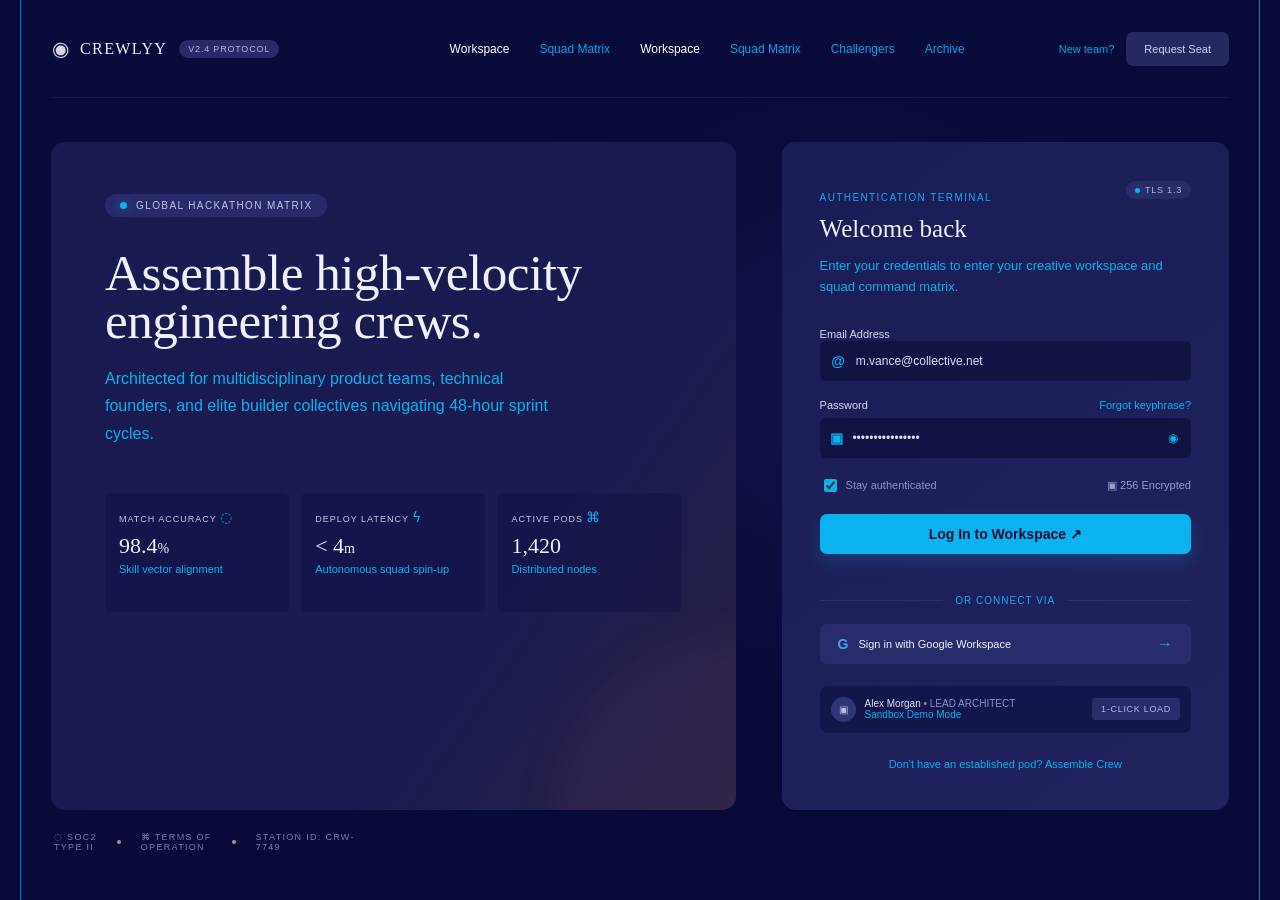
<file: index.html>
<!DOCTYPE html>
<html lang="en">
<head>
  <meta charset="UTF-8">
  <meta name="viewport" content="width=device-width, initial-scale=1.0">
  <meta name="description" content="Crewlyy workspace authentication">
  <title>Crewlyy | Workspace Access</title>
  <link rel="stylesheet" href="css/styles.css">
  <script src="js/main.js" defer></script>
</head>
<body>
  <div class="app-shell">
    <header class="site-header">
      <a class="brand" href="index.html" aria-label="Crewlyy home">
        <span class="brand-mark" aria-hidden="true">◉</span>
        <span class="brand-name">CREWLYY</span>
        <span class="version-tag">V2.4 PROTOCOL</span>
      </a>

      <nav class="main-nav" aria-label="Primary navigation">
        <a class="active" href="teamBuilder.html">Workspace</a>
        <a href="teamBuilder.html#squad-matrix">Squad Matrix</a>
        <a class="active" href="index.html">Workspace</a>
        <a href="squad-matrix.html">Squad Matrix</a>
        <a href="#challengers">Challengers</a>
        <a href="#archive">Archive</a>
      </nav>

      <div class="header-action">
        <span class="new-team-label">New team?</span>
        <button class="button button-quiet" type="button" data-action="request-seat">Request Seat</button>
      </div>
    </header>

    <main class="auth-layout" id="workspace">
      <section class="intro-panel" aria-labelledby="intro-title">
        <div class="eyebrow"><span class="status-dot"></span>GLOBAL HACKATHON MATRIX</div>
        <h1 id="intro-title">Assemble high-velocity<br>engineering crews.</h1>
        <p class="intro-copy">Architected for multidisciplinary product teams, technical founders, and elite builder collectives navigating 48-hour sprint cycles.</p>

        <div class="metric-grid" aria-label="Crewlyy platform metrics">
          <article class="metric-card">
            <div class="metric-heading">MATCH ACCURACY <span aria-hidden="true">◌</span></div>
            <strong>98.4<span>%</span></strong>
            <p>Skill vector alignment</p>
          </article>
          <article class="metric-card">
            <div class="metric-heading">DEPLOY LATENCY <span aria-hidden="true">ϟ</span></div>
            <strong>&lt; 4<span>m</span></strong>
            <p>Autonomous squad spin-up</p>
          </article>
          <article class="metric-card">
            <div class="metric-heading">ACTIVE PODS <span aria-hidden="true">⌘</span></div>
            <strong>1,420</strong>
            <p>Distributed nodes</p>
          </article>
        </div>
      </section>

      <section class="auth-panel" aria-labelledby="welcome-title">
        <div class="auth-heading">
          <div>
            <p class="eyebrow plain">AUTHENTICATION TERMINAL</p>
            <h2 id="welcome-title">Welcome back</h2>
          </div>
          <span class="security-tag"><span class="status-dot"></span>TLS 1.3</span>
        </div>
        <p class="auth-intro">Enter your credentials to enter your creative workspace and squad command matrix.</p>

        <form id="login-form" novalidate>
          <div class="field-group">
            <label for="email">Email Address</label>
            <div class="input-wrap">
              <span class="input-icon" aria-hidden="true">@</span>
              <input id="email" name="email" type="email" autocomplete="email" value="m.vance@collective.net" required>
            </div>
          </div>

          <div class="field-group">
            <div class="label-row">
              <label for="password">Password</label>
              <button class="text-button" type="button" data-action="forgot-password">Forgot keyphrase?</button>
            </div>
            <div class="input-wrap">
              <span class="input-icon lock-icon" aria-hidden="true">▣</span>
              <input id="password" name="password" type="password" autocomplete="current-password" value="crewlyy-protocol" required>
              <button class="password-toggle" type="button" data-action="toggle-password" aria-label="Show password">◉</button>
            </div>
          </div>

          <div class="form-options">
            <label class="checkbox-label"><input type="checkbox" checked> <span>Stay authenticated</span></label>
            <span class="encryption-note">▣ 256 Encrypted</span>
          </div>

          <button class="button button-primary submit-button" type="submit">Log In to Workspace <span aria-hidden="true">↗</span></button>
          <p class="form-message" id="form-message" role="status" aria-live="polite"></p>
        </form>

        <div class="divider"><span>OR CONNECT VIA</span></div>
        <button class="button google-button" type="button" data-action="google-login"><span class="google-mark">G</span>Sign in with Google Workspace <span class="arrow" aria-hidden="true">→</span></button>

        <div class="demo-user">
          <span class="demo-avatar" aria-hidden="true">▣</span>
          <div><strong>Alex Morgan <span>• LEAD ARCHITECT</span></strong><a href="#demo" data-action="load-demo">Sandbox Demo Mode</a></div>
          <button class="demo-load" type="button" data-action="load-demo">1-CLICK LOAD</button>
        </div>

        <p class="signup-prompt">Don't have an established pod? <a href="teamBuilder.html" class="text-button">Assemble Crew</a></p>
      </section>
    </main>

    <footer class="site-footer">
      <span>◌ SOC2<br>TYPE II</span><i></i><span>⌘ TERMS OF<br>OPERATION</span><i></i><span>STATION ID: CRW-<br>7749</span>
    </footer>
  </div>

  <dialog class="request-dialog" id="request-dialog">
    <button class="dialog-close" type="button" data-action="close-dialog" aria-label="Close dialog">×</button>
    <p class="eyebrow plain">NEW TEAM PROTOCOL</p>
    <h2>Request a seat</h2>
    <p>Tell the crew where to route your invitation.</p>
    <form method="dialog" id="seat-form">
      <label for="seat-email">Work email</label>
      <input id="seat-email" type="email" placeholder="you@company.com" required>
      <button class="button button-primary" type="submit">Send request <span aria-hidden="true">↗</span></button>
    </form>
  </dialog>
</body>
</html>
</file>
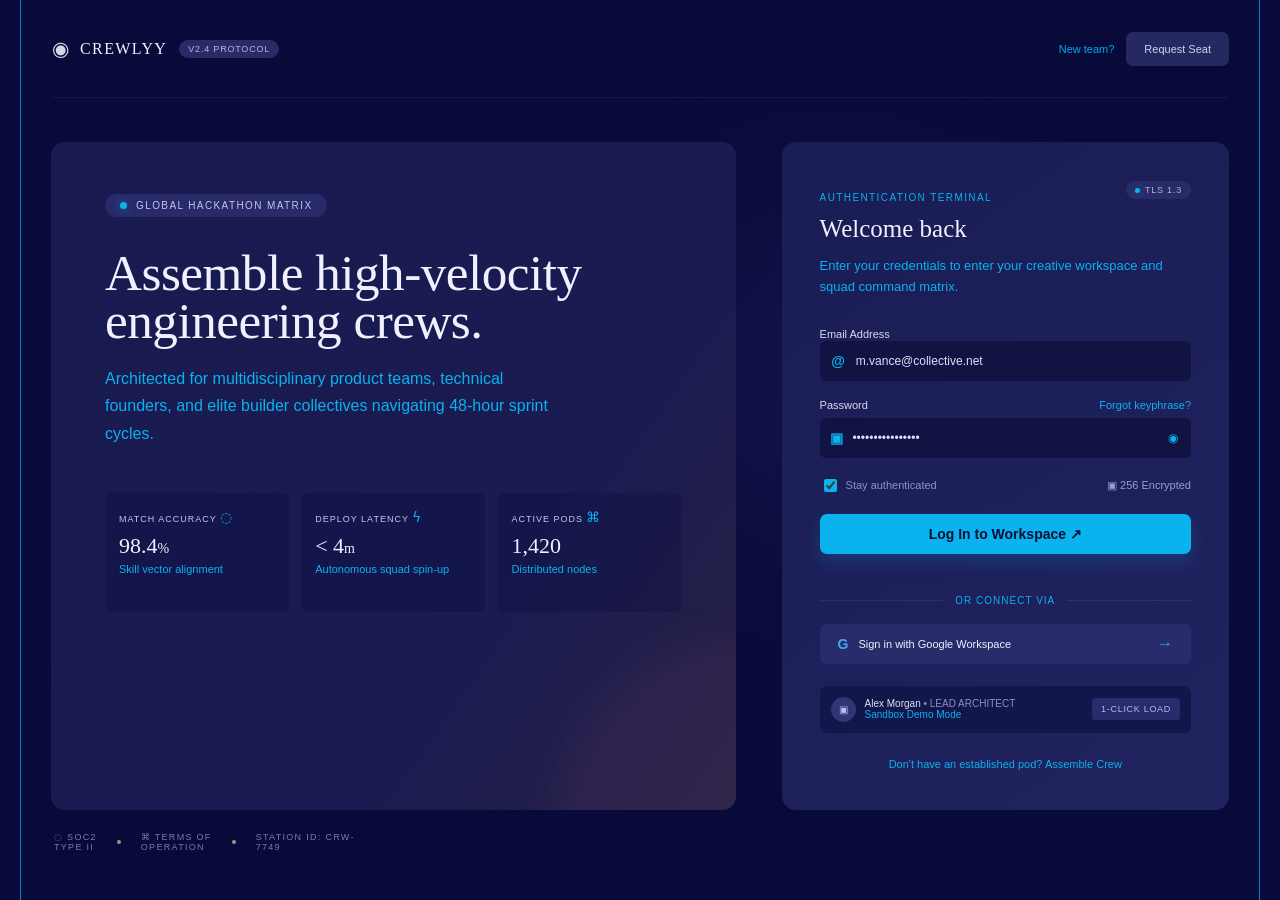
<file: login.html>
<!DOCTYPE html>
<html lang="en">
<head>
  <meta charset="UTF-8">
  <meta name="viewport" content="width=device-width, initial-scale=1.0">
  <meta name="description" content="Crewlyy workspace authentication">
  <title>Crewlyy | Workspace Access</title>
  <link rel="stylesheet" href="css/styles.css">
  <script src="js/main.js" defer></script>
</head>
<body>
  <div class="app-shell">
    <header class="site-header">
      <a class="brand" href="homepage.html" aria-label="Crewlyy home">
        <span class="brand-mark" aria-hidden="true">◉</span>
        <span class="brand-name">CREWLYY</span>
        <span class="version-tag">V2.4 PROTOCOL</span>
      </a>

      <!-- <nav class="main-nav" aria-label="Primary navigation">
        <a class="active" href="teamBuilder.html">Workspace</a>
        <a href="teamBuilder.html#squad-matrix">Squad Matrix</a>
        <a class="active" href="homepage.html">Workspace</a>
        <a href="squad-matrix.html">Squad Matrix</a>
        <a href="#challengers">Challengers</a>
        <a href="#archive">Archive</a>
      </nav> -->

      <div class="header-action">
        <span class="new-team-label">New team?</span>
        <button class="button button-quiet" type="button" data-action="request-seat">Request Seat</button>
      </div>
    </header>

    <main class="auth-layout" id="workspace">
      <section class="intro-panel" aria-labelledby="intro-title">
        <div class="eyebrow"><span class="status-dot"></span>GLOBAL HACKATHON MATRIX</div>
        <h1 id="intro-title">Assemble high-velocity<br>engineering crews.</h1>
        <p class="intro-copy">Architected for multidisciplinary product teams, technical founders, and elite builder collectives navigating 48-hour sprint cycles.</p>

        <div class="metric-grid" aria-label="Crewlyy platform metrics">
          <article class="metric-card">
            <div class="metric-heading">MATCH ACCURACY <span aria-hidden="true">◌</span></div>
            <strong>98.4<span>%</span></strong>
            <p>Skill vector alignment</p>
          </article>
          <article class="metric-card">
            <div class="metric-heading">DEPLOY LATENCY <span aria-hidden="true">ϟ</span></div>
            <strong>&lt; 4<span>m</span></strong>
            <p>Autonomous squad spin-up</p>
          </article>
          <article class="metric-card">
            <div class="metric-heading">ACTIVE PODS <span aria-hidden="true">⌘</span></div>
            <strong>1,420</strong>
            <p>Distributed nodes</p>
          </article>
        </div>
      </section>

      <section class="auth-panel" aria-labelledby="welcome-title">
        <div class="auth-heading">
          <div>
            <p class="eyebrow plain">AUTHENTICATION TERMINAL</p>
            <h2 id="welcome-title">Welcome back</h2>
          </div>
          <span class="security-tag"><span class="status-dot"></span>TLS 1.3</span>
        </div>
        <p class="auth-intro">Enter your credentials to enter your creative workspace and squad command matrix.</p>

        <form id="login-form" novalidate>
          <div class="field-group">
            <label for="email">Email Address</label>
            <div class="input-wrap">
              <span class="input-icon" aria-hidden="true">@</span>
              <input id="email" name="email" type="email" autocomplete="email" value="m.vance@collective.net" required>
            </div>
          </div>

          <div class="field-group">
            <div class="label-row">
              <label for="password">Password</label>
              <button class="text-button" type="button" data-action="forgot-password">Forgot keyphrase?</button>
            </div>
            <div class="input-wrap">
              <span class="input-icon lock-icon" aria-hidden="true">▣</span>
              <input id="password" name="password" type="password" autocomplete="current-password" value="crewlyy-protocol" required>
              <button class="password-toggle" type="button" data-action="toggle-password" aria-label="Show password">◉</button>
            </div>
          </div>

          <div class="form-options">
            <label class="checkbox-label"><input type="checkbox" checked> <span>Stay authenticated</span></label>
            <span class="encryption-note">▣ 256 Encrypted</span>
          </div>

          <button class="button button-primary submit-button" type="submit">Log In to Workspace <span aria-hidden="true">↗</span></button>
          <p class="form-message" id="form-message" role="status" aria-live="polite"></p>
        </form>

        <div class="divider"><span>OR CONNECT VIA</span></div>
        <button class="button google-button" type="button" data-action="google-login"><span class="google-mark">G</span>Sign in with Google Workspace <span class="arrow" aria-hidden="true">→</span></button>

        <div class="demo-user">
          <span class="demo-avatar" aria-hidden="true">▣</span>
          <div><strong>Alex Morgan <span>• LEAD ARCHITECT</span></strong><a href="#demo" data-action="load-demo">Sandbox Demo Mode</a></div>
          <button class="demo-load" type="button" data-action="load-demo">1-CLICK LOAD</button>
        </div>

        <p class="signup-prompt">Don't have an established pod? <a href="teamBuilder.html" class="text-button">Assemble Crew</a></p>
      </section>
    </main>

    <footer class="site-footer">
      <span>◌ SOC2<br>TYPE II</span><i></i><span>⌘ TERMS OF<br>OPERATION</span><i></i><span>STATION ID: CRW-<br>7749</span>
    </footer>
  </div>

  <dialog class="request-dialog" id="request-dialog">
    <button class="dialog-close" type="button" data-action="close-dialog" aria-label="Close dialog">×</button>
    <p class="eyebrow plain">NEW TEAM PROTOCOL</p>
    <h2>Request a seat</h2>
    <p>Tell the crew where to route your invitation.</p>
    <form method="dialog" id="seat-form">
      <label for="seat-email">Work email</label>
      <input id="seat-email" type="email" placeholder="you@company.com" required>
      <button class="button button-primary" type="submit">Send request <span aria-hidden="true">↗</span></button>
    </form>
  </dialog>
</body>
</html>
</file>
<file: css/styles.css>
:root {
  --bg: #080a3a;
  --panel: #17194f;
  --panel-deep: #111342;
  --panel-soft: #1d205b;
  --input: #111343;
  --line: rgba(113, 118, 196, 0.18);
  --cyan: #0ab2ee;
  --text: #f1f0ff;
  --muted: #888dc7;
  --soft: #b9bae4;
  --serif: Georgia, 'Times New Roman', serif;
  --sans: 'Trebuchet MS', 'Segoe UI', sans-serif;
}

* { box-sizing: border-box; }

html { min-width: 320px; background: var(--bg); }

body {
  margin: 0;
  min-height: 100vh;
  background: radial-gradient(circle at 65% 42%, rgba(41, 37, 101, 0.28), transparent 34%), var(--bg);
  color: var(--text);
  font-family: var(--sans);
  font-size: 14px;
}

button, input { font: inherit; }
button { cursor: pointer; }
a { color: inherit; text-decoration: none; }

.app-shell { width: min(100%, 1240px); min-height: 100vh; margin: 0 auto; padding: 0 30px; border-left: 1px solid rgba(0, 183, 255, 0.7); border-right: 1px solid rgba(0, 183, 255, 0.7); }
.site-header { min-height: 98px; display: flex; align-items: center; justify-content: space-between; border-bottom: 1px solid rgba(73, 78, 161, 0.2); gap: 24px; }
.brand { display: flex; align-items: center; gap: 12px; white-space: nowrap; }
.brand-mark { color: #d7d6e9; font-size: 20px; transform: rotate(-18deg); }
.brand-name { font-family: var(--serif); letter-spacing: 1.4px; font-size: 16px; }
.version-tag, .security-tag { color: #b4b5e4; background: #282b68; border-radius: 9px; padding: 4px 9px; font-size: 9px; letter-spacing: .8px; }
.main-nav { display: flex; gap: 30px; margin-left: auto; margin-right: 70px; }
.main-nav a { color: #00a8e9; font-size: 12px; transition: color .2s; }
.main-nav a:hover, .main-nav a.active { color: #fff; }
.header-action { display: flex; align-items: center; gap: 12px; }
.new-team-label { color: #00a8e9; font-size: 11px; }

.button { border: 0; border-radius: 7px; min-height: 40px; padding: 0 18px; color: var(--text); transition: transform .2s, background .2s, box-shadow .2s; }
.button:hover { transform: translateY(-1px); }
.button-quiet { min-height: 34px; background: #252861; color: #d1d2ee; font-size: 11px; }
.button-primary { background: var(--cyan); color: #061037; font-weight: 700; box-shadow: 0 8px 18px rgba(10, 178, 238, .18); }
.button-primary:hover { background: #27c2f5; box-shadow: 0 10px 22px rgba(10, 178, 238, .28); }

.auth-layout { display: grid; grid-template-columns: minmax(0, 1.53fr) minmax(390px, 1fr); gap: 46px; padding: 44px 0 22px; }
.intro-panel { min-height: 560px; padding: 52px 54px 38px; border-radius: 14px; background: linear-gradient(125deg, #181a50 0%, #191b51 66%, #282142 100%); position: relative; overflow: hidden; }
.intro-panel::after { content: ''; position: absolute; width: 360px; height: 360px; right: -180px; bottom: -190px; border-radius: 50%; background: rgba(103, 57, 110, .18); filter: blur(18px); }
.eyebrow { width: fit-content; display: flex; align-items: center; gap: 9px; padding: 6px 15px; border-radius: 14px; background: #282a69; color: #c2c4eb; font-size: 10px; letter-spacing: 1.4px; }
.eyebrow.plain { padding: 0; background: none; color: var(--cyan); }
.status-dot { display: inline-block; width: 7px; height: 7px; border-radius: 50%; background: var(--cyan); box-shadow: 0 0 8px rgba(10, 178, 238, .5); }
.intro-panel h1 { margin: 32px 0 20px; font: 400 clamp(38px, 4vw, 56px)/.94 var(--serif); letter-spacing: -.5px; }
.intro-copy { max-width: 460px; margin: 0; color: var(--cyan); font-size: 16px; line-height: 1.7; }
.metric-grid { display: grid; grid-template-columns: repeat(3, 1fr); gap: 12px; margin-top: 46px; }
.metric-card { min-height: 119px; padding: 16px 14px 12px; border-radius: 6px; background: rgba(10, 13, 61, .3); }
.metric-heading { color: #c6c8ea; font-size: 9px; letter-spacing: 1px; white-space: nowrap; }
.metric-heading span { color: var(--cyan); font-size: 14px; }
.metric-card strong { display: block; margin-top: 8px; font: 400 22px var(--serif); }
.metric-card strong span { font-size: 14px; }
.metric-card p { margin: 3px 0 0; color: var(--cyan); font-size: 11px; line-height: 1.35; }

.auth-panel { align-self: start; min-height: 668px; padding: 40px 38px 30px; border-radius: 14px; background: linear-gradient(145deg, #1a1c55, #20235e); }
.auth-heading { display: flex; justify-content: space-between; align-items: start; gap: 14px; }
.auth-panel h2 { margin: 12px 0 0; font: 400 25px var(--serif); }
.security-tag { display: flex; align-items: center; gap: 5px; white-space: nowrap; margin-top: -1px; }
.security-tag .status-dot { width: 5px; height: 5px; }
.auth-intro { margin: 12px 0 27px; color: var(--cyan); font-size: 13px; line-height: 1.65; }
.field-group { margin-bottom: 18px; }
.field-group label, .label-row { color: #d8d8f0; font-size: 11px; }
.label-row { display: flex; justify-content: space-between; align-items: center; margin-bottom: 7px; }
.input-wrap { display: flex; align-items: center; background: var(--input); border-radius: 6px; border: 1px solid transparent; transition: border .2s; }
.input-wrap:focus-within { border-color: rgba(10, 178, 238, .7); }
.input-icon { width: 39px; color: var(--cyan); text-align: center; font-weight: 700; }
.input-wrap input { width: 100%; min-width: 0; padding: 12px 10px 12px 0; border: 0; outline: 0; background: transparent; color: #dddff7; font-size: 12px; }
.text-button { padding: 0; border: 0; background: none; color: var(--cyan); font-size: 11px; }
.password-toggle { border: 0; background: none; color: var(--cyan); padding: 10px 12px; font-size: 12px; }
.form-options { display: flex; justify-content: space-between; align-items: center; margin: 2px 0 19px; color: #8f93c5; font-size: 11px; }
.checkbox-label { display: flex; align-items: center; gap: 6px; color: #8f93c5; }
.checkbox-label input { accent-color: var(--cyan); width: 13px; height: 13px; }
.encryption-note { color: #9a9ccb; }
.submit-button { width: 100%; }
.form-message { min-height: 15px; margin: 8px 0 0; color: var(--cyan); text-align: center; font-size: 11px; }
.divider { display: flex; align-items: center; gap: 12px; margin: 18px 0; color: var(--cyan); font-size: 10px; letter-spacing: 1px; }
.divider::before, .divider::after { content: ''; height: 1px; flex: 1; background: var(--line); }
.google-button { width: 100%; display: flex; align-items: center; justify-content: center; gap: 10px; background: #292c6b; font-size: 11px; }
.google-button:hover { background: #303477; }
.google-mark { color: #42a5f5; font-weight: 800; font-size: 14px; }
.arrow { color: var(--cyan); margin-left: auto; font-size: 16px; }
.demo-user { display: flex; align-items: center; gap: 9px; margin-top: 22px; padding: 11px; border-radius: 7px; background: #13164b; font-size: 10px; }
.demo-avatar { display: grid; place-items: center; width: 25px; height: 25px; border-radius: 50%; background: #303576; color: #bbc0ea; }
.demo-user div { min-width: 0; flex: 1; }
.demo-user strong { display: block; color: #dfe0f4; font-size: 10px; font-weight: 400; }
.demo-user strong span { color: #898ec8; }
.demo-user a { color: var(--cyan); font-size: 10px; }
.demo-load { border: 0; border-radius: 3px; padding: 6px 9px; color: #b7b9e9; background: #292c6b; font-size: 9px; letter-spacing: .7px; }
.signup-prompt { margin: 25px 0 0; color: var(--cyan); text-align: center; font-size: 11px; }

.site-footer { display: flex; align-items: center; gap: 20px; padding: 0 3px 27px; color: #777caf; font-size: 9px; letter-spacing: 1.3px; }
.site-footer i { width: 4px; height: 4px; border-radius: 50%; background: #b28d79; }

.request-dialog { width: min(90vw, 380px); padding: 30px; border: 1px solid rgba(10, 178, 238, .35); border-radius: 10px; background: #17194f; color: var(--text); box-shadow: 0 20px 60px rgba(0, 0, 0, .45); }
.request-dialog::backdrop { background: rgba(2, 3, 25, .75); }
.dialog-close { float: right; border: 0; background: none; color: #a9addb; font-size: 24px; }
.request-dialog h2 { margin: 15px 0 6px; font: 400 28px var(--serif); }
.request-dialog p:not(.eyebrow) { color: var(--soft); font-size: 12px; }
.request-dialog label { display: block; margin: 22px 0 8px; color: var(--soft); font-size: 11px; }
.request-dialog input { width: 100%; padding: 12px; border: 1px solid var(--line); border-radius: 5px; outline: 0; background: var(--input); color: white; }
.request-dialog .button { width: 100%; margin-top: 16px; }

@media (max-width: 900px) {
  .app-shell { padding: 0 20px; }
  .main-nav { margin-right: 0; }
  .auth-layout { grid-template-columns: 1fr; gap: 24px; }
  .intro-panel { min-height: auto; }
  .auth-panel { min-height: auto; }
}

@media (max-width: 620px) {
  .site-header { padding: 18px 0; flex-wrap: wrap; }
  .main-nav { order: 3; width: 100%; justify-content: space-between; gap: 8px; }
  .main-nav a { font-size: 10px; }
  .new-team-label { display: none; }
  .auth-layout { padding-top: 24px; }
  .intro-panel { padding: 34px 24px 26px; }
  .intro-panel h1 { margin-top: 25px; font-size: 40px; }
  .intro-copy { font-size: 14px; }
  .metric-grid { gap: 7px; margin-top: 30px; }
  .metric-card { padding: 12px 9px; }
  .metric-heading { font-size: 7px; letter-spacing: .5px; }
  .metric-card strong { font-size: 18px; }
  .metric-card p { font-size: 9px; }
  .auth-panel { padding: 30px 22px 25px; }
  .site-footer { justify-content: space-between; gap: 8px; }
}
</file>
